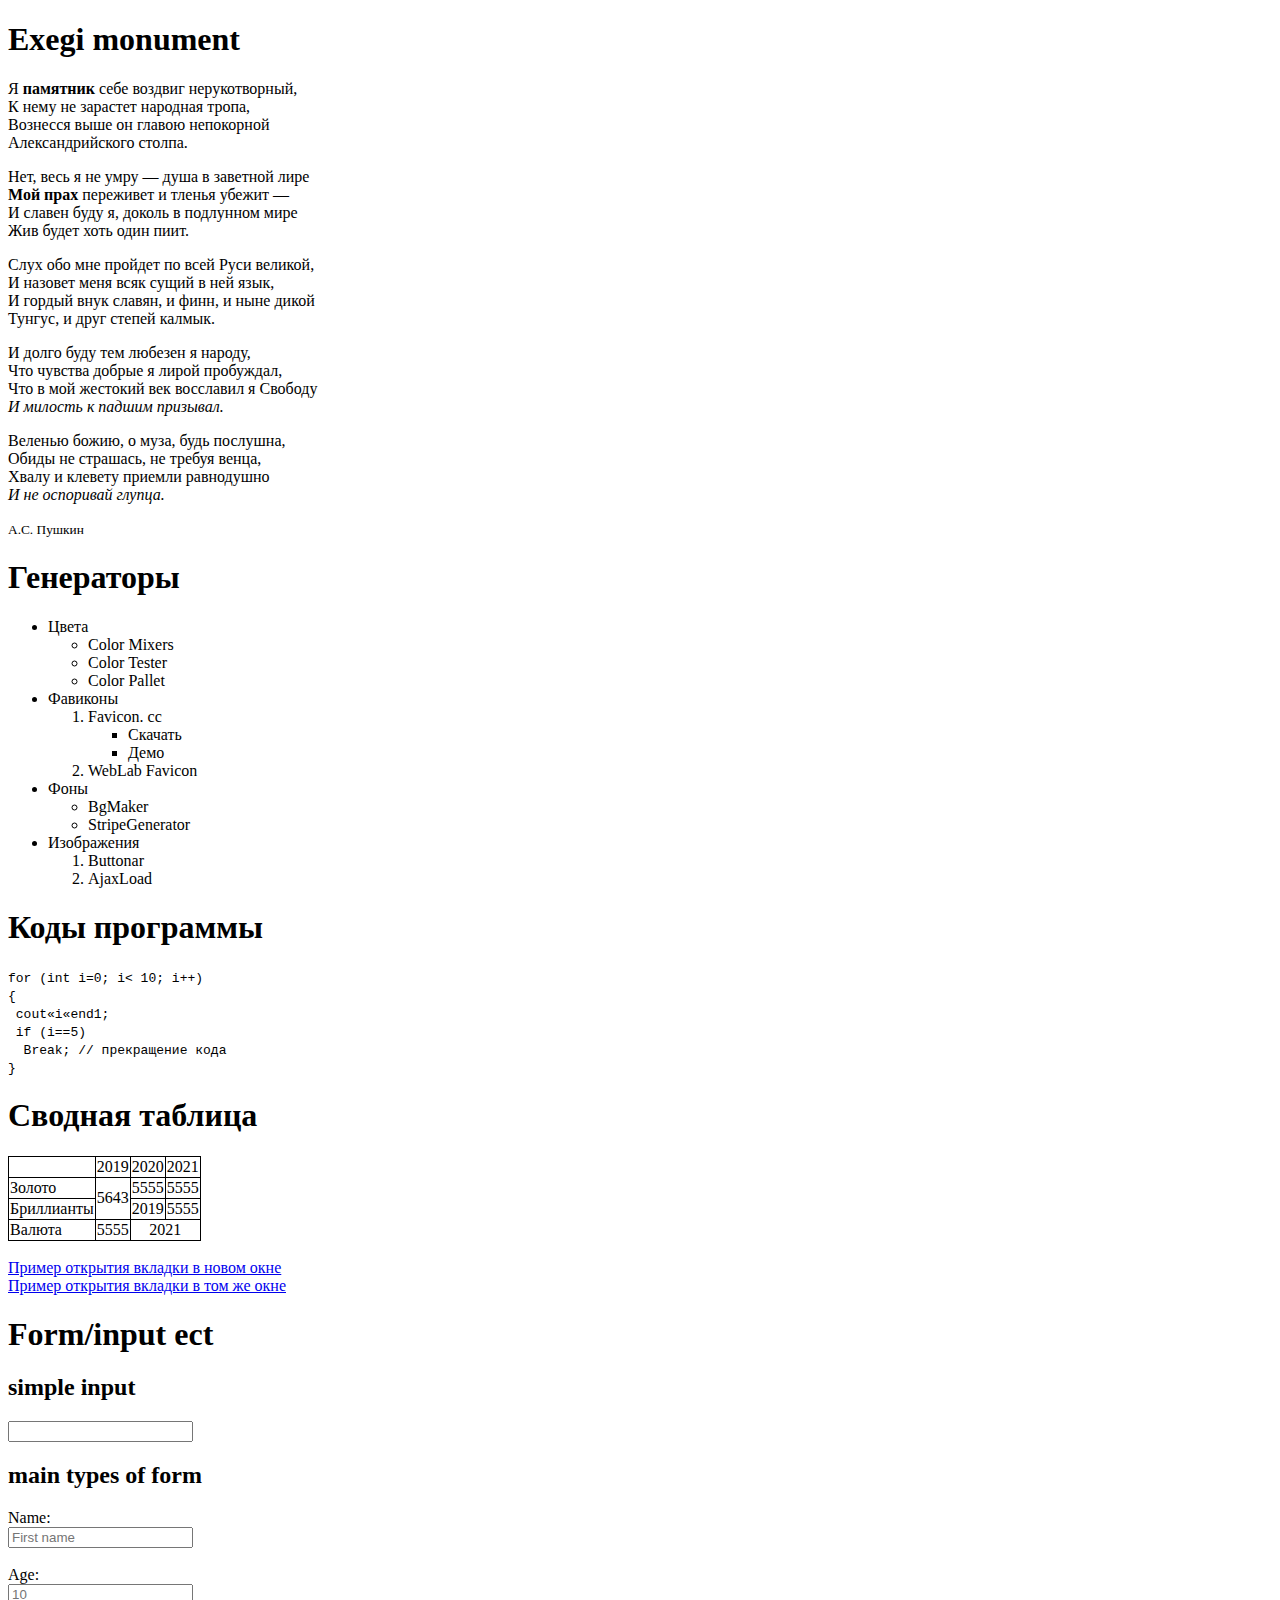
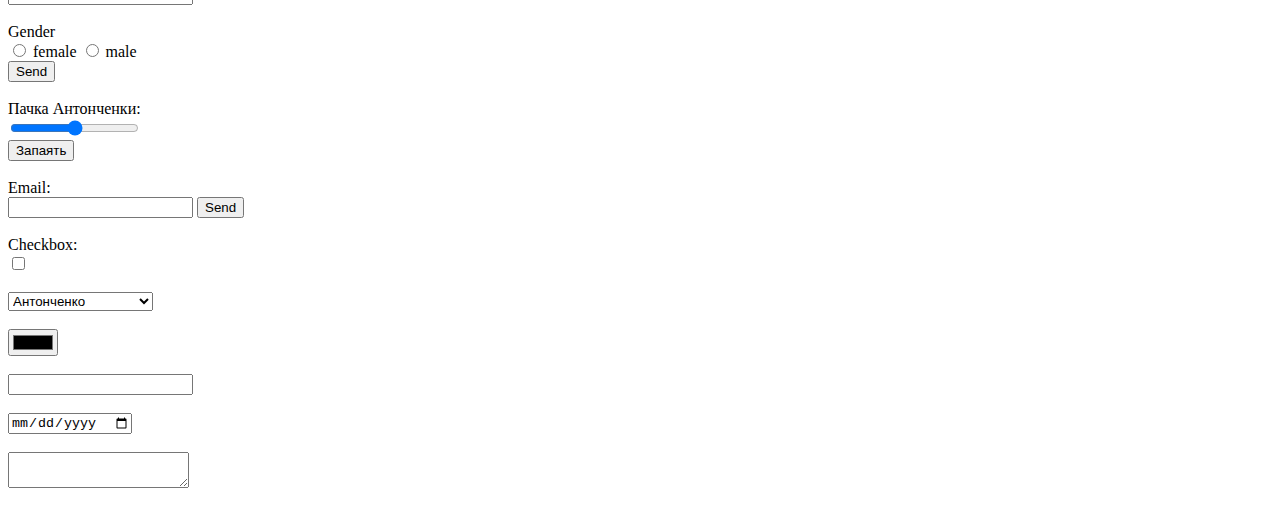
<file: First/index.html>
<!DOCTYPE html>
<html lang="en">
<head>
    <meta charset="UTF-8">
    <meta name="viewport" content="width=device-width, initial-scale=1.0">
    <title>Document</title>
</head>
<body>
    <div><h1>Exegi monument</h1>
        <p>Я <b>памятник</b> себе воздвиг нерукотворный,<br>
            К нему не зарастет народная тропа,<br>
            Вознесся выше он главою непокорной<br>
            Александрийского столпа.</p>
        <p>Нет, весь я не умру — душа в заветной лире<br>
            <b>Мой прах</b> переживет и тленья убежит —<br>
            И славен буду я, доколь в подлунном мире<br>
            Жив будет хоть один пиит.</p>
        <p>Слух обо мне пройдет по всей Руси великой,<br>
            И назовет меня всяк сущий в ней язык,<br>
            И гордый внук славян, и финн, и ныне дикой<br>
            Тунгус, и друг степей калмык.</p>
        <p>И долго буду тем любезен я народу,<br>
        Что чувства добрые я лирой пробуждал,<br>
        Что в мой жестокий век восславил я Свободу<br>
        <i>И милость к падшим призывал.</i></p>
        <p>Веленью божию, о муза, будь послушна,<br>
            Обиды не страшась, не требуя венца,<br>
            Хвалу и клевету приемли равнодушно<br>
            <i>И не оспоривай глупца.</i></p>
        <small>А.С. Пушкин</small></div>
    <div>
        <h1>Генераторы</h1>
        <ul>
            <li>Цвета</li>
            <ul>
                <li>Color Mixers</li>
                <li>Color Tester</li>
                <li>Color Pallet</li>
            </ul>
            <li>Фавиконы</li>
            <ol>
                <li>Favicon. cc</li>
                <ul>
                    <li>Скачать</li>
                    <li>Демо</li>
                </ul>
                <li>WebLab Favicon</li>
            </ol>
            <li>Фоны</li>
            <ul>
                <li>BgMaker</li>
                <li>StripeGenerator</li>
            </ul>
            <li>Изображения</li>
            <ol>
                <li>Buttonar</li>
                <li>AjaxLoad</li>
            </ol>
        </ul>
    </div>
    <div>
        <h1>Коды программы</h1>
        <p><code>for (int i=0; i< 10; i++) <br> 
        {<br>
        &nbsp;cout&laquo;i&laquo;end1; <br>
        &nbsp;if (i==5) <br>
        &nbsp;&nbsp;Break; // прекращение кода <br>
        }</code> 
        </p>
    </div>
    <div>
        <h1>Сводная таблица</h1>
        <table style="border-collapse: collapse;">
            <tr>
                <td style="border: 1px solid black;"></td>
                <td style="border: 1px solid black;">2019</td>
                <td style="border: 1px solid black;">2020</td>
                <td style="border: 1px solid black;">2021</td>
            </tr>
            <tr>
                <td style="border: 1px solid black;">Золото</td>
                <td rowspan="2" style="border: 1px solid black;">5643</td>
                <td style="border: 1px solid black;">5555</td>
                <td style="border: 1px solid black;">5555</td>
            </tr>
            <tr>
                <td style="border: 1px solid black;">Бриллианты</td>
                <td style="border: 1px solid black;">2019</td>
                <td style="border: 1px solid black;">5555</td>
            </tr>
            <tr>
                <td style="border: 1px solid black;">Валюта</td>
                <td style="border: 1px solid black;">5555</td>
                <td align="center" colspan="2" style="border: 1px solid black;">2021</td>
            </tr>
        </table>
    </div>
    <br>
    <div>
        <a href="https://www.example.com" target="_blank">Пример открытия вкладки в новом окне</a> <br>
        <a href="https://www.example.com" target="_self">Пример открытия вкладки в том же окне</a>
    </div>
    <div>
        <h1>Form/input ect</h1>
        <h2>simple input</h2>
        <form>
            <input type="text">
        </form>
        <h2>main types of form</h2>
        <form>
            <label for="name">Name:<br></label>
            <input type="text" id="name" placeholder="First name">
        </form><br>
        <form>
            <label for="name">Age:<br></label>
            <input type="text" id="name" placeholder="10">
        </form><br>
        <form>
            Gender<br>
            <input id="female" type="radio" name="question">
            <label for="female">female</label>
            <input id="male" type="radio" name="question">
            <label for="male">male</label><br>
            <button>Send</button>
        </form><br>
        <form>
            Пачка Антонченки:<br>
            <input type="range"><br>
            <button>Запаять</button>
        </form><br>
        <form>
            Email:<br>
            <input type="email">
            <button>Send</button>
        </form><br>
        <form>
            Checkbox:<br>
            <input type="checkbox">
        </form><br>
        <form>
            <select>
                <option>Антонченко</option>
                <option>Морда</option>
                <option>Пачку не закрывает</option>
            </select>
        </form><br>
        <form>
            <input type="color">
        </form><br>
        <form>
            <input type="password">
        </form><br>
        <form>
            <input type="date">
        </form><br>
        <form>
            <textarea></textarea>
        </form><br>
    </div>
</body>
</html>
</file>
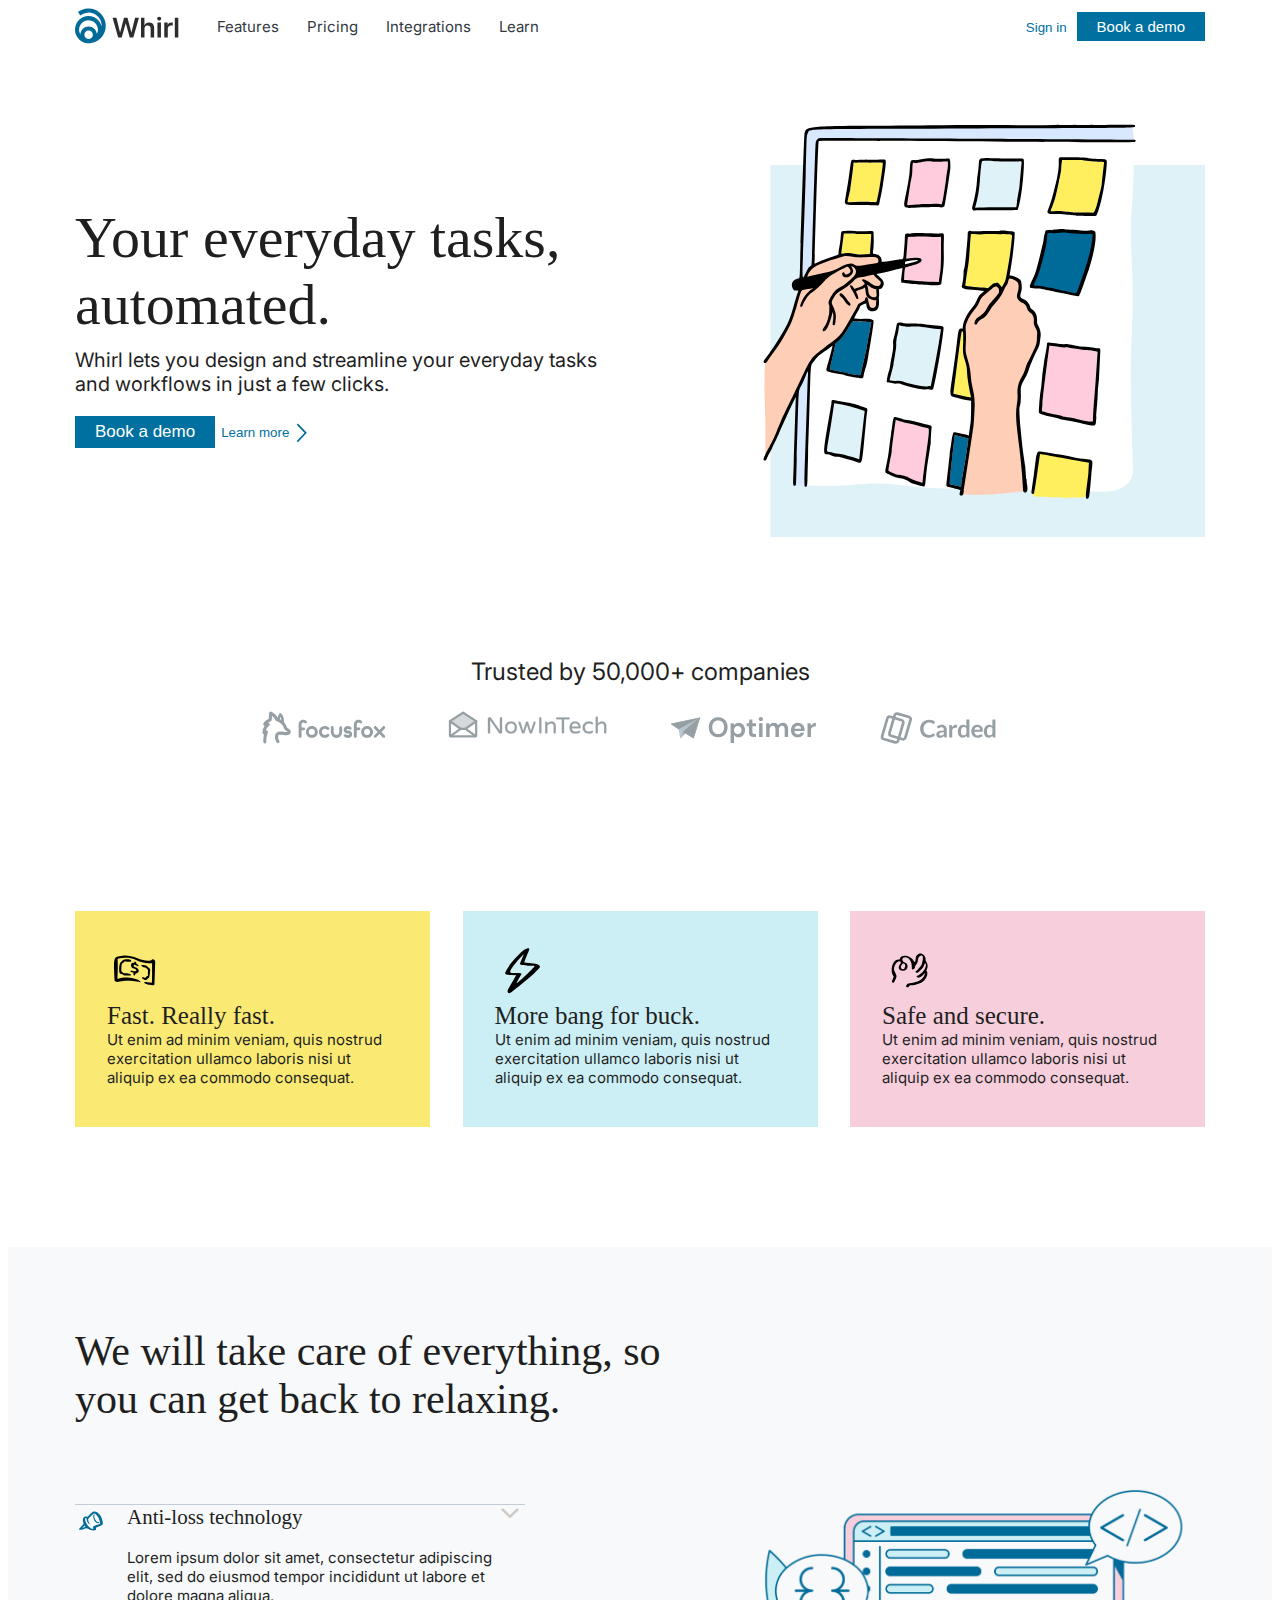
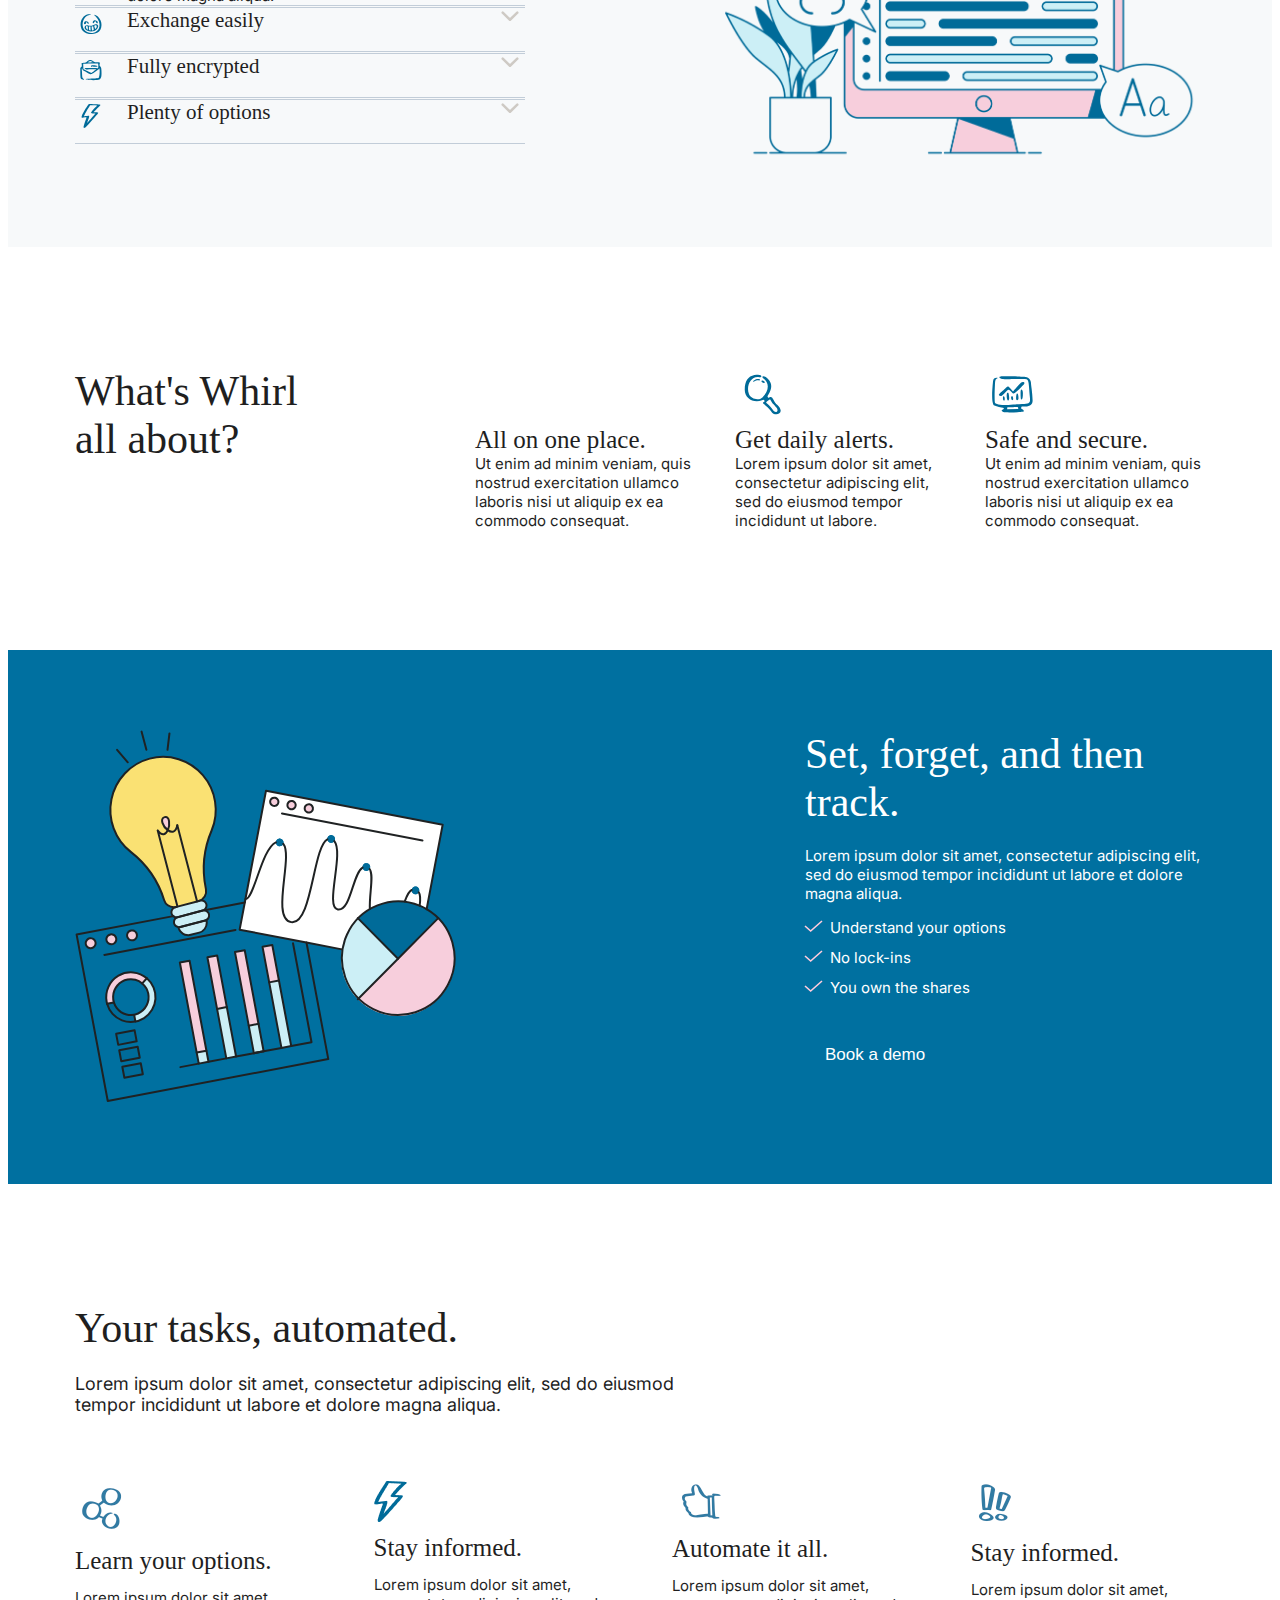
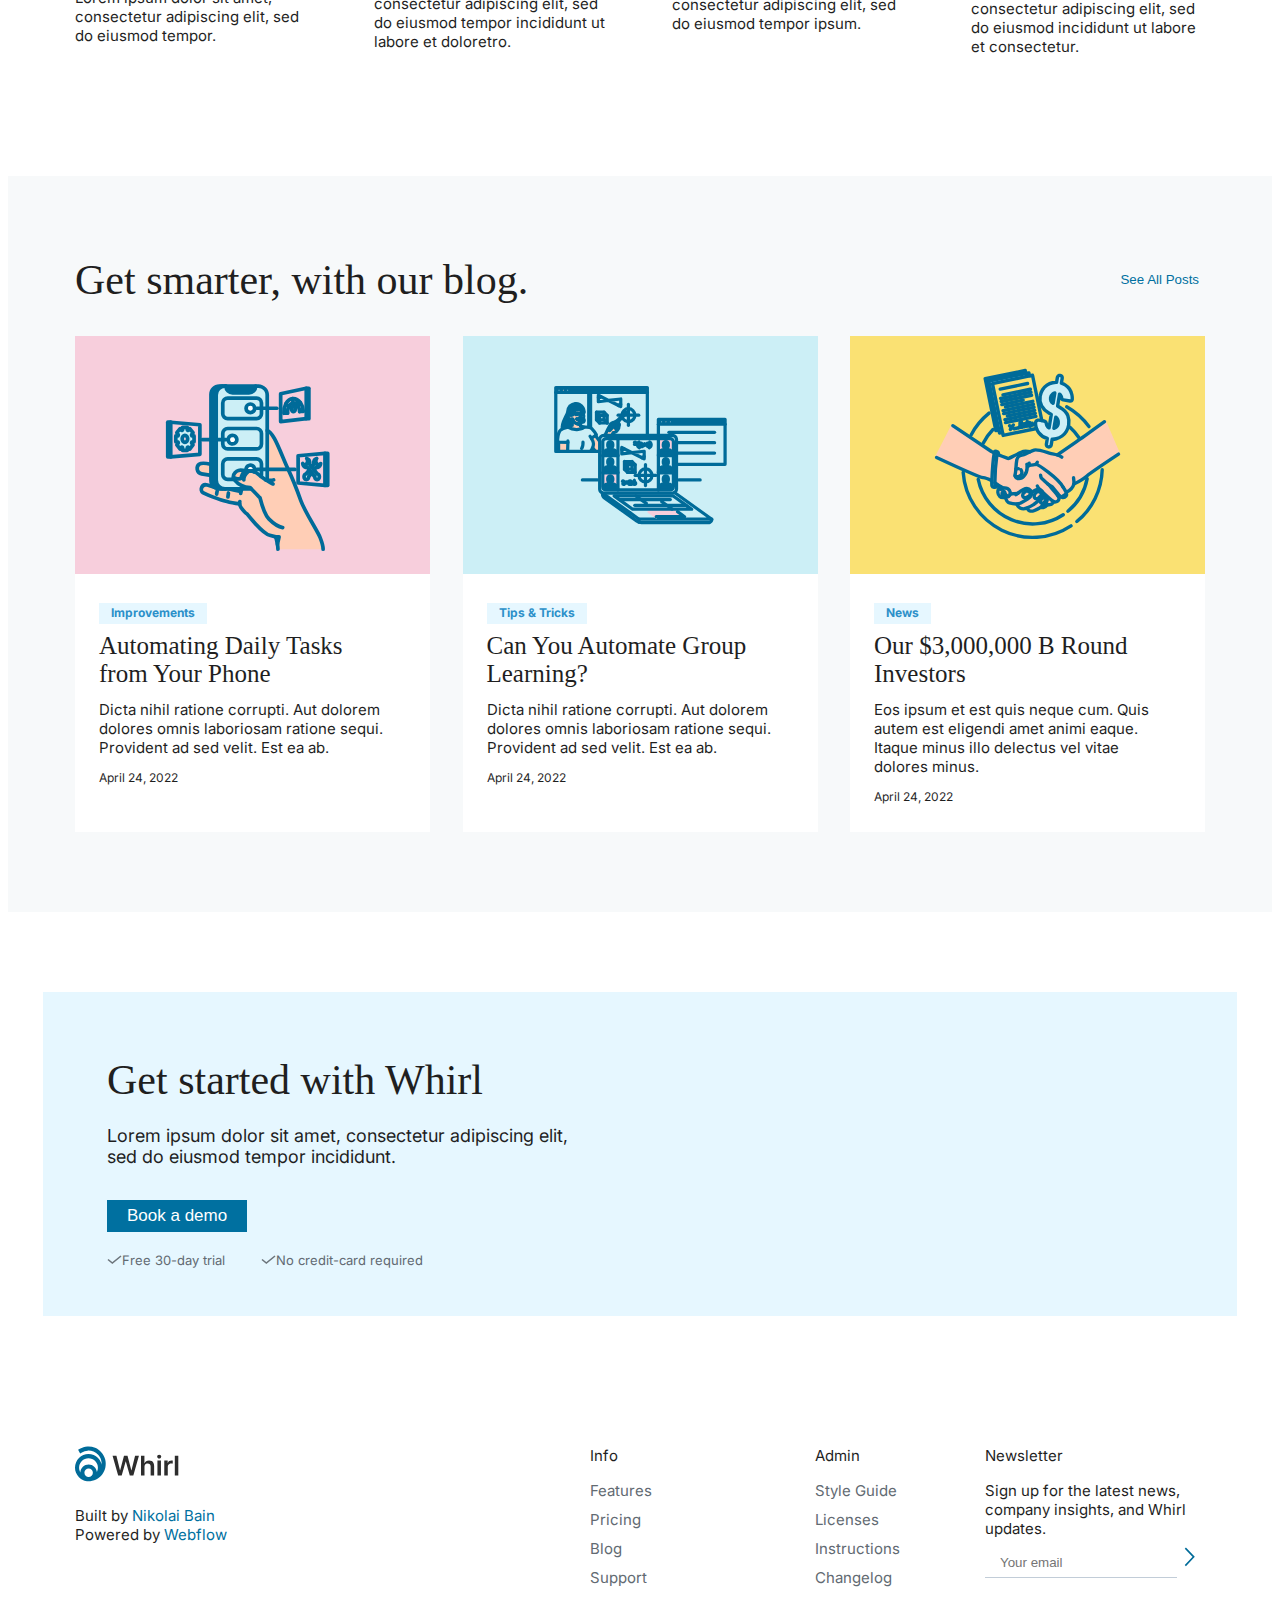
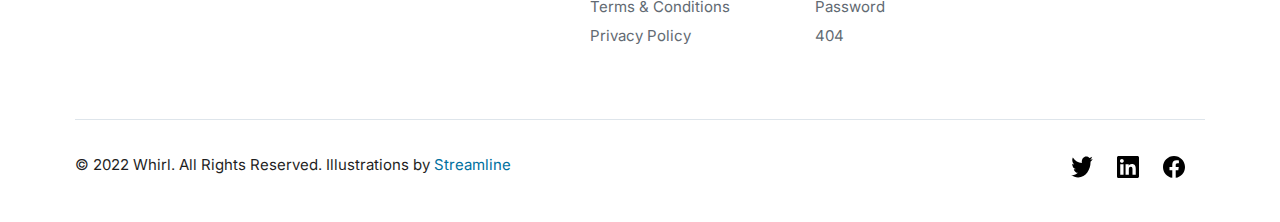
<file: Whirl/index.html>
<!DOCTYPE html>
<html lang="en">
<head>
    <meta charset="UTF-8">
    <meta name="viewport" content="width=device-width, initial-scale=1.0">
    <title>Document</title>
    <link rel="stylesheet" href="style.css">
    <link rel="preconnect" href="https://fonts.googleapis.com">
    <link rel="preconnect" href="https://fonts.gstatic.com" crossorigin>
    <link href="https://fonts.googleapis.com/css2?family=Inter:ital,opsz,wght@0,14..32,100..900;1,14..32,100..900&display=swap" rel="stylesheet">
</head>
<body>
    <header class="container">
        <div class="left-flex">
            <img class="logo" src="assets/logo.svg" alt="Logo">
            <nav class="nav-flex">
                <a href="#features">Features</a>
                <a href="#pricing">Pricing</a>
                <a href="#integrations">Integrations</a>
                <a href="#learn">Learn</a>    
            </nav>
        </div>
        <div>
            <button class="sing-in">Sign in</button>
            <button class="demo">Book a demo</button>
        </div>
    </header>
    <main>
        <section class="main-info container" id="features">
            <div class="main-info-left">
                <h1>
                    Your everyday tasks, automated.
                </h1>
                <p class="main-info-text">
                    Whirl lets you design and 
                    streamline your everyday tasks and 
                    workflows in just a few clicks.
                </p>
                <div class="main-info-buttons">
                    <button class="demo">Book a demo</button>
                    <button class="sing-in">Learn more</button>
                    <img src="assets/arrow.svg">
                </div>
            </div>
            <img src="assets/IMAGE.svg">
        </section>

        <section class="companies container" id="pricing">
            <p class="companies-text">Trusted by 50,000+ companies</p>
            <ul class="companies-list">
                <li><img src="assets/1.svg"></li>
                <li><img src="assets/IMAGE (1).svg"></li>
                <li><img src="assets/IMAGE (2).svg"></li>
                <li><img src="assets/IMAGE (3).svg"></li>
            </ul>
        </section>

        <section class="features container" id="integrations">
            <div class="features-fast">
                <img src="assets/fast.svg">
                <h2>Fast. Really fast.</h2>
                <p>
                    Ut enim ad minim veniam, quis 
                    nostrud exercitation ullamco laboris 
                    nisi ut aliquip ex ea commodo consequat.
                </p>
            </div>
            <div class="features-buck">
                <img src="assets/buck.svg">
                <h2>More bang for buck.</h2>
                <p>
                    Ut enim ad minim veniam, quis 
                    nostrud exercitation ullamco laboris 
                    nisi ut aliquip ex ea commodo consequat.
                </p>
            </div>
            <div class="features-safe">
                <img src="assets/safe.svg">
                <h2>Safe and secure.</h2>
                <p>
                    Ut enim ad minim veniam, quis 
                    nostrud exercitation ullamco laboris 
                    nisi ut aliquip ex ea commodo consequat.
                </p>
            </div>
        </section>

        <section class="care" id="learn">
            <div class="container">
                <h4 class="care-title">
                    We will take care of everything,
                    so you can get back to relaxing.
                </h4>
                <div class="care-block">
                    <div class="care-block-list">
                        <div class="care-block-item">
                            <div class="care-block-item-left">
                                <img src="assets/pin.svg">
                                <div class="care-block-item-text">
                                    <h3>
                                        Anti-loss technology
                                    </h3>
                                    <p>
                                        Lorem ipsum dolor sit amet, 
                                        consectetur adipiscing elit, 
                                        sed do eiusmod tempor incididunt 
                                        ut labore et dolore magna aliqua.
                                    </p>
                                </div>
                            </div>
                            <button><img src="assets/arrow-down.svg"></button>
                        </div>
                        <div class="care-block-item">
                            <div  class="care-block-item-left">
                                <img src="assets/smile.svg">
                                <div class="care-block-item-text">
                                    <h3>
                                        Exchange easily
                                    </h3>
                                </div>
                            </div>
                            <button><img src="assets/arrow-down.svg"></button>
                        </div>
                        <div class="care-block-item">
                            <div class="care-block-item-left">
                                <img src="assets/mail.svg">
                                <div class="care-block-item-text">
                                    <h3>
                                        Fully encrypted
                                    </h3>
                                </div>
                            </div>
                            <button><img src="assets/arrow-down.svg"></button>
                        </div>
                        <div class="care-block-item">
                            <div class="care-block-item-left">
                                <img src="assets/lightning.svg">
                                <div class="care-block-item-text">
                                    <h3>
                                        Plenty of options
                                    </h3>
                                </div>
                            </div>
                            <button><img src="assets/arrow-down.svg"></button>
                        </div>
                    </div>
                    <img class = "care-block-img "src="assets/comp.png">
                </div>
            </div>
        </section>

        <section class="about container">
            <h4 class="about-title">What's Whirl all about?</h4>
        <div class="about-block">
            <div class="about-block-item">
                <h2>All on one place.</h2>
                <p>Ut enim ad minim veniam, quis nostrud exercitation ullamco laboris nisi ut aliquip ex ea commodo consequat.</p>
            </div>
            <div class="about-block-item">
                <img src="assets/loupe.svg" alt="Daily Alerts Icon">
                <h2>Get daily alerts.</h2>
                <p>Lorem ipsum dolor sit amet, consectetur adipiscing elit, sed do eiusmod tempor incididunt ut labore.</p>
            </div class="about-block-item">
            <div class="about-block-item">
                <img src="assets/graph.svg" alt="Secure Icon">
                <h2>Safe and secure.</h2>
                <p>Ut enim ad minim veniam, quis nostrud exercitation ullamco laboris nisi ut aliquip ex ea commodo consequat.</p>
            </div>
        </div>
        </section>
    
        <section class="track">
            <div class="container track-block">
            <img src="assets\track.svg">
            <div class="track-block-info">
            <h4>Set, forget, and then track.</h4>
            <p>Lorem ipsum dolor sit amet, consectetur adipiscing elit, sed do eiusmod tempor incididunt ut labore et dolore magna aliqua.</p>
            <ul class="track-block-list">
                <li>Understand your options</li>
                <li>No lock-ins</li>
                <li>You own the shares</li>
            </ul>
            <button class="demo">Book a demo</button>
            </div>
            </div>
        </section>
    
        <section class="automated container">
            <h4 class="automated-title">Your tasks, automated.</h4>
            <p class="automated-text">Lorem ipsum dolor sit amet, consectetur adipiscing elit, sed do eiusmod tempor incididunt ut labore et dolore magna aliqua.</p>
        <div class="automated-block">
            <div class="automated-block-item">
                <img src="assets/aut_1.svg" alt="Options Icon">
                <h2>Learn your options.</h2>
                <p>Lorem ipsum dolor sit amet, consectetur adipiscing elit, sed do eiusmod tempor.</p>
            </div>
            <div class="automated-block-item">
                <img src="assets/aut_2.png" alt="Informed Icon">
                <h2>Stay informed.</h2>
                <p>Lorem ipsum dolor sit amet, consectetur adipiscing elit, sed do eiusmod tempor incididunt ut labore et doloretro.</p>
            </div>
            <div class="automated-block-item">
                <img src="assets/aut_3.svg" alt="Automate Icon">
                <h2>Automate it all.</h2>
                <p>Lorem ipsum dolor sit amet, consectetur adipiscing elit, sed do eiusmod tempor ipsum.</p>
            </div>
            <div class="automated-block-item">
                <img src="assets/aut_4.svg" alt="Secure Icon">
                <h2>Stay informed.</h2>
                <p>Lorem ipsum dolor sit amet, consectetur adipiscing elit, sed do eiusmod incididunt ut labore et consectetur.</p>
            </div>
        </div>
        </section>
    
        <section class="blog">
            <div class="container">
            <div class="blog-info">
                <h4>Get smarter, with our blog.</h4>
                <button class="sing-in">See All Posts</button>
            </div>
        <div class="blog-block">
            <div class="blog-block-item">
                <img src="assets/smart_1.svg" alt="Automating Daily Tasks">
                <div class="blog-block-item-info"> 
                    <h5>Improvements</h5>
                    <h2>Automating Daily Tasks from Your Phone</h2>
                    <p>Dicta nihil ratione corrupti. Aut dolorem dolores omnis laboriosam ratione sequi. Provident ad sed velit. Est ea ab.</p>
                    <p class="blog-date">April 24, 2022</p>
                </div>
            </div>
            <div class="blog-block-item">
                <img src="assets/smart_2.svg" alt="Can You Automate Group Learning?">
                <div class="blog-block-item-info">
                    <h5>Tips & Tricks</h5>
                    <h2>Can You Automate Group Learning?</h2>
                    <p>Dicta nihil ratione corrupti. Aut dolorem dolores omnis laboriosam ratione sequi. Provident ad sed velit. Est ea ab.</p>
                    <p class="blog-date">April 24, 2022</p>
                </div>
            </div>
            <div class="blog-block-item">
                <img src="assets/smart_3.svg" alt="Our $3,000,000 B Round Investors">
                <div class="blog-block-item-info">
                <h5>News</h5>
                <h2>Our $3,000,000 B Round Investors</h2>
                <p>Eos ipsum et est quis neque cum. Quis autem est eligendi amet animi eaque. Itaque minus illo delectus vel vitae dolores minus.</p>
                <p class="blog-date">April 24, 2022</p>
                </div>
            </div>
        </div>
    </div>
        </section>
    
        <section class="start container">
            <h4>Get started with Whirl</h4>
            <p class="start-text">Lorem ipsum dolor sit amet, consectetur adipiscing elit, sed do eiusmod tempor incididunt.</p>
            <button class="demo">Book a demo</button>
            <div class="start-items">
                <p>Free 30-day trial</p>
                <p>No credit-card required</p>
            </div>
        </section>
    </main>

        <footer class="container footer">
            <div class="footer-up">
                <div class="footer-logo">
                    <img src="assets/logo.svg"> 
                    <p>Built by <a href="#" class="footer-logo-links">Nikolai Bain</a></p>
                    <p>Powered by <a href="#" class="footer-logo-links">Webflow</a></p>
                </div>
                <nav class="footer-nav">
                    <h6>Info</h6>
                    <a href="#">Features</a>
                    <a href="#">Pricing</a>
                    <a href="#">Blog</a>
                    <a href="#">Support</a>
                    <a href="#">Terms & Conditions</a>
                    <a href="#">Privacy Policy</a>
                </nav>
                <nav class="footer-nav">
                    <h6>Admin</h6>
                    <a href="#">Style Guide</a>
                    <a href="#">Licenses</a>
                    <a href="#">Instructions</a>
                    <a href="#">Changelog</a>
                    <a href="#">Password</a>
                    <a href="#">404</a>
                </nav>
                <div class="footer-news">
                    <h6>Newsletter</h6>
                    <p>Sign up for the latest news, company insights, and Whirl updates.</p>
                    <input type="email" placeholder="Your email"><button></button>
                </div>
            </div>

            <div class="footer-down">
                <p>© 2022 Whirl. All Rights Reserved. Illustrations by <a href="#" class="footer-logo-links">Streamline</a></p>
                <div class="footer-social">
                    <a href="https://x.com/" target="_blank"><img src="assets/Twitter.svg"></a>
                    <a href="https://ru.linkedin.com/" target="_blank"><img src="assets/in.svg"></a>
                    <a href="https://www.facebook.com/?locale=ru_RU" target="_blank"><img src="assets/Facebook.svg"></a>
                </div>
            </div>
        </footer>    
</body>
</html>
</file>
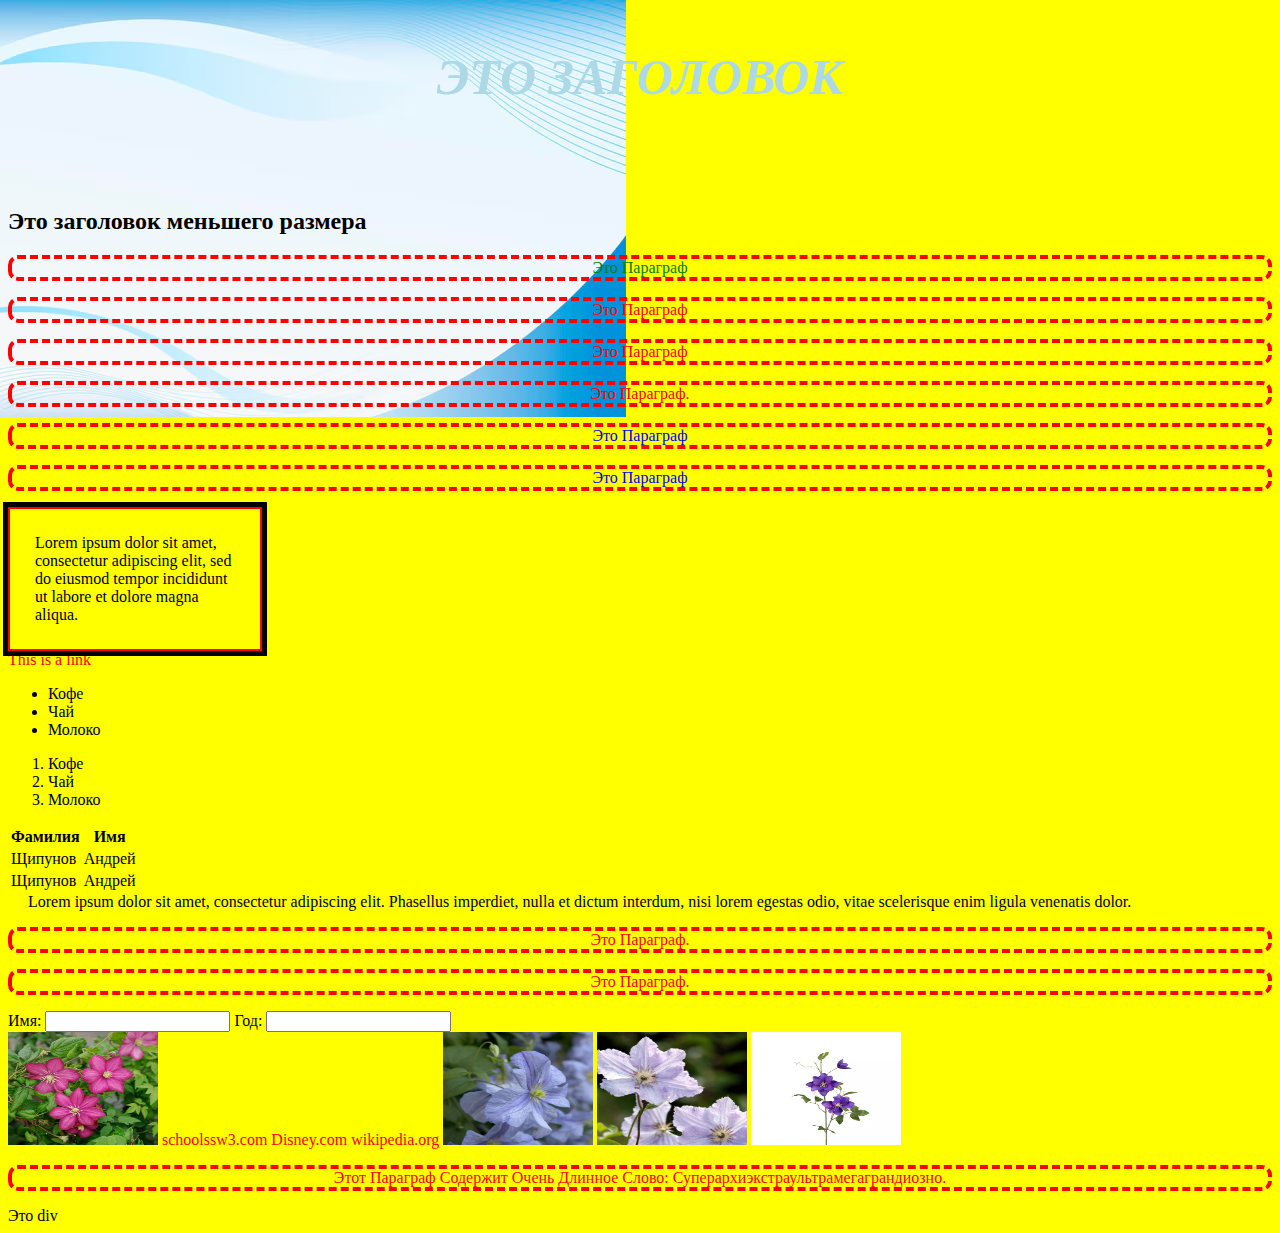
<file: Second/css-base/index.html>
<!DOCTYPE html>
<html lang="en">
<head>
    <meta charset="UTF-8">
    <meta name="viewport" content="width=device-width, initial-scale=1.0">
    <title>Document</title>
    <link rel="stylesheet" href="style.css">
</head>
<body>
    <h1 class="myheader highlight" id="mytitle">Это заголовок</h1>
    <h2>Это заголовок меньшего размера</h2>
    <p id="para1">Это параграф</p>
    <p id="myintro">Это параграф</p>
    <p>Это параграф</p>
    <p class="highlight">Это параграф.</p>
    <p class="colortext">Это параграф</p>
    <p class="colortext">Это параграф</p>
    <div class="text">
        Lorem ipsum dolor sit amet,
        consectetur adipiscing elit,
        sed do eiusmod tempor incididunt
        ut labore et dolore magna aliqua.
    </div>
    <a href="http://google.com">This is a link</a>
    <ul>
        <li>Кофе</li>
        <li>Чай</li>
        <li>Молоко</li>
    </ul>
    <ol>
        <li>Кофе</li>
        <li>Чай</li>
        <li>Молоко</li>
    </ol>
    <table>
        <tr>
            <th>Фамилия</th>
            <th>Имя</th>
        </tr>
        <tr>
            <td>Щипунов</td>
            <td>Андрей</td>
        </tr>
        <tr>
            <td>Щипунов</td>
            <td>Андрей</td>
        </tr>
    </table>
    <div class="intro">
        Lorem ipsum dolor sit amet,
        consectetur adipiscing elit.
        Phasellus imperdiet, nulla et dictum interdum,
        nisi lorem egestas odio,
        vitae scelerisque enim ligula venenatis dolor.
    </div>
    <div>
        <p>Это параграф.</p>
        <p>Это параграф.</p>
    </div>
    <form>
        Имя:
        <input type="text" name="fname">
        Год:
        <input type="text" name="age">
    </form>
    <img src="assets/klematis.jpg" width="150" height="113">
    <a href="https://schoolssw3.com">schoolssw3.com</a>
    <a href="http://disney.com" target="_blank">Disney.com</a>
    <a href="http://wikipedia.org" target="_top">wikipedia.org</a>
    <img src="assets/klematis1.webp" title="blue flower" width="150" height="113">
    <img src="assets/klematis2.jpg" title="violet flower" width="150" height="113">
    <img src="assets/klematis3.webp" title="two blue flowers" width="150" height="113">  
    <div class="gradient"></div>
    <p>
        Этот параграф содержит очень длинное слово: суперархиэкстраультрамегаграндиозно.
    </p>
    <div class="transform">Это div</div>
</body>
</html>
</file>
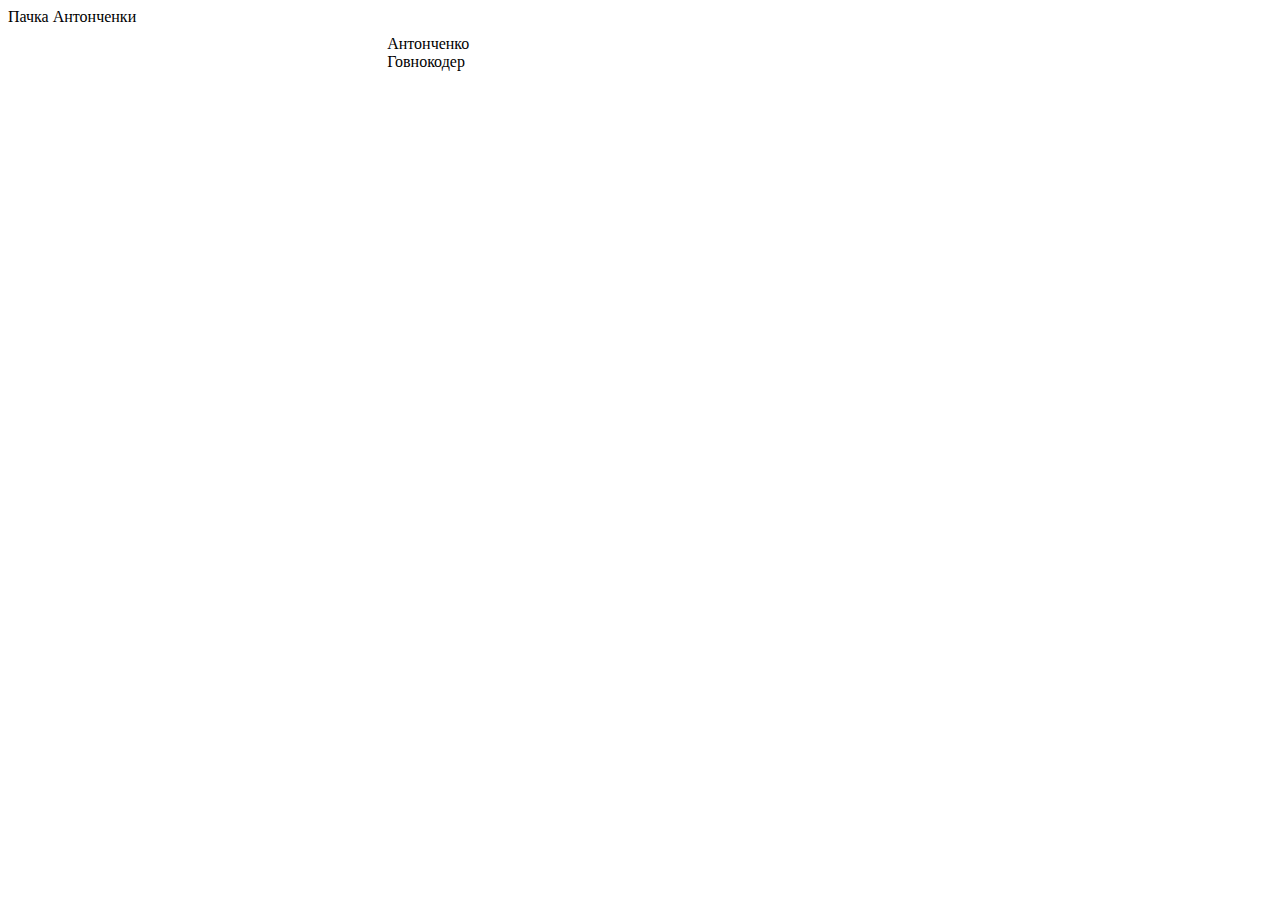
<file: Third/css-base-2-19/index.html>
<!DOCTYPE html>
<html lang="en">
<head>
    <meta charset="UTF-8">
    <meta name="viewport" content="width=device-width, initial-scale=1.0">
    <title>Document</title>
    <!-- <link rel="stylesheet" href="style-done.css"> -->
    <link rel="stylesheet" href="flex.css">
</head>
<body>
    <div class="Pachka">
        <div class="Ant">
            <div>Антонченко</div>
            <div>Говнокодер</div>
        </div>
        <div>Пачка Антонченки</div>
    </div>
    <!-- <h1 class="myheader highlight" id="mytitle">Это заголовок</h1>
    <h2>Это заголовок меньшего размера</h2>
    <p id="para1">Это параграф</p>
    <p id="myintro">Это параграф</p>
    <p>Это параграф</p>
    <p class="highlight">Это параграф.</p>
    <p class="colortext">Это параграф</p>
    <p class="colortext">Это параграф</p>
    <div class="text">
        Lorem ipsum dolor sit amet,
        consectetur adipiscing elit,
        sed do eiusmod tempor incididunt
        ut labore et dolore magna aliqua.
    </div>
    <a href="http://sw3schools.com">This is a link</a>
    <ul>
        <li>Кофе</li>
        <li>Чай</li>
        <li>Молоко</li>
    </ul>
    <ol>
        <li>Кофе</li>
        <li>Чай</li>
        <li>Молоко</li>
    </ol>
    <table>
        <tr>
            <th>Фамилия</th>
            <th>Имя</th>
        </tr>
        <tr>
            <td>Щипунов</td>
            <td>Андрей</td>
        </tr>
        <tr>
            <td>Щипунов</td>
            <td>Андрей</td>
        </tr>
    </table>
    <div class="intro">
        Lorem ipsum dolor sit amet,
        consectetur adipiscing elit.
        Phasellus imperdiet, nulla et dictum interdum,
        nisi lorem egestas odio,
        vitae scelerisque enim ligula venenatis dolor.
    </div>
    <div>
        <p>Это параграф.</p>
        <p>Это параграф.</p>
        <p>Это <strong>параграф</strong></p>
    </div>
    <form>
        Имя:
        <input type="text" name="fname">
        Год:
        <input type="text" name="age">
    </form>
    <img src="assets/klematis.jpg" width="150" height="113">
    <a href="https://schoolssw3.com">schoolssw3.com</a>
    <a href="http://disney.com" target="_blank">Disney.com</a>
    <a href="http://wikipedia.org" target="_top">wikipedia.org</a>
    <img src="assets/klematis1.webp" title="blue flower" width="150" height="113">
    <img src="assets/klematis2.jpg" title="violet flower" width="150" height="113">
    <img src="assets/klematis3.webp" title="two blue flowers" width="150" height="113">  
    <div class="gradient"></div>
    <p>
        Этот параграф содержит очень длинное слово: суперархиэкстраультрамегаграндиозно.
    </p>
    <div class="transform">Это div</div> -->
</body>
</html>
</file>
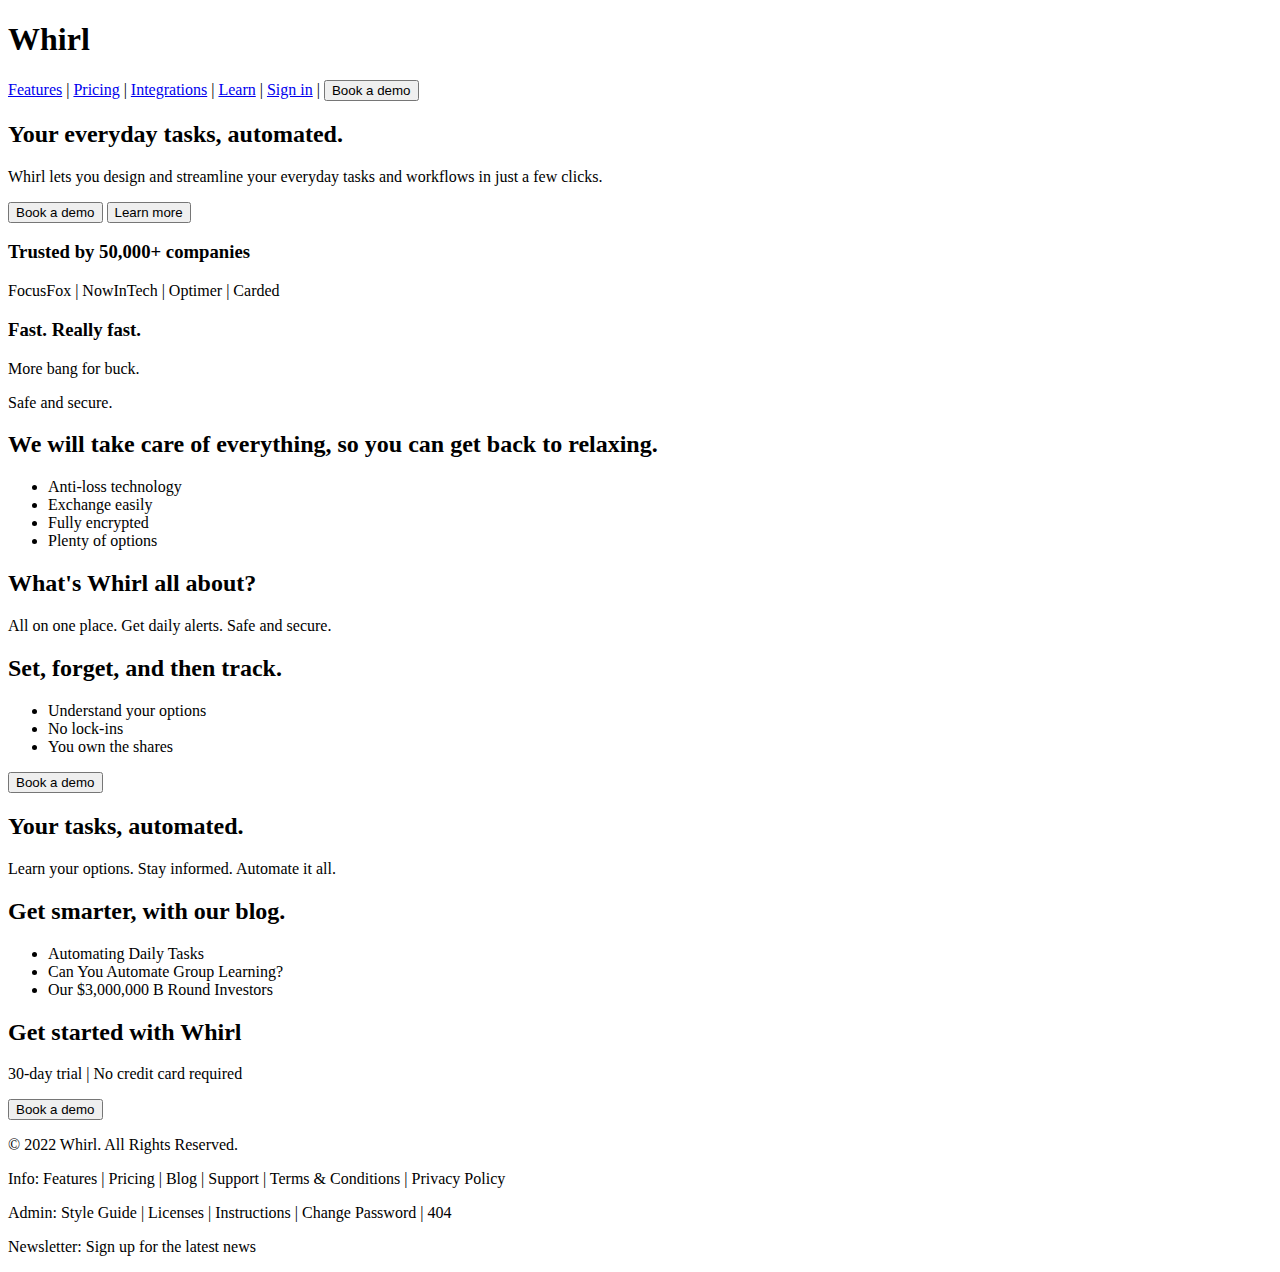
<file: 1.html>
<!DOCTYPE html>
<html lang="en">
<head>
    <meta charset="UTF-8">
    <meta name="viewport" content="width=device-width, initial-scale=1.0">
    <title>Whirl - Task Automation</title>
</head>
<body>
    <header>
        <h1>Whirl</h1>
        <nav>
            <a href="#">Features</a> |
            <a href="#">Pricing</a> |
            <a href="#">Integrations</a> |
            <a href="#">Learn</a> |
            <a href="#">Sign in</a> |
            <button>Book a demo</button>
        </nav>
    </header>
    
    <section>
        <h2>Your everyday tasks, automated.</h2>
        <p>Whirl lets you design and streamline your everyday tasks and workflows in just a few clicks.</p>
        <button>Book a demo</button>
        <button>Learn more</button>
    </section>
    
    <section>
        <h3>Trusted by 50,000+ companies</h3>
        <p>FocusFox | NowInTech | Optimer | Carded</p>
    </section>
    
    <section>
        <h3>Fast. Really fast.</h3>
        <p>More bang for buck.</p>
        <p>Safe and secure.</p>
    </section>
    
    <section>
        <h2>We will take care of everything, so you can get back to relaxing.</h2>
        <ul>
            <li>Anti-loss technology</li>
            <li>Exchange easily</li>
            <li>Fully encrypted</li>
            <li>Plenty of options</li>
        </ul>
    </section>
    
    <section>
        <h2>What's Whirl all about?</h2>
        <p>All on one place. Get daily alerts. Safe and secure.</p>
    </section>
    
    <section>
        <h2>Set, forget, and then track.</h2>
        <ul>
            <li>Understand your options</li>
            <li>No lock-ins</li>
            <li>You own the shares</li>
        </ul>
        <button>Book a demo</button>
    </section>
    
    <section>
        <h2>Your tasks, automated.</h2>
        <p>Learn your options. Stay informed. Automate it all.</p>
    </section>
    
    <section>
        <h2>Get smarter, with our blog.</h2>
        <ul>
            <li>Automating Daily Tasks</li>
            <li>Can You Automate Group Learning?</li>
            <li>Our $3,000,000 B Round Investors</li>
        </ul>
    </section>
    
    <section>
        <h2>Get started with Whirl</h2>
        <p>30-day trial | No credit card required</p>
        <button>Book a demo</button>
    </section>
    
    <footer>
        <p>&copy; 2022 Whirl. All Rights Reserved.</p>
        <p>Info: Features | Pricing | Blog | Support | Terms & Conditions | Privacy Policy</p>
        <p>Admin: Style Guide | Licenses | Instructions | Change Password | 404</p>
        <p>Newsletter: Sign up for the latest news</p>
    </footer>
</body>
</html>
</file>
<file: Whirl/style.css>
body {
    font-family: "Inter", sans-serif;
    font-size: 15px;
    color: #1F1F1F;
}
.container {
    max-width: 1130px;
    margin: 0 auto;
}
h1, h2, h3, h4, h5, h6, p{
    margin: 0;
}
header {
    display: flex;
    justify-content: space-between;
    align-items: center;
}
.left-flex {
    display: flex;
    align-items: center;
}
.logo {
    margin-right: 36px;
}
.nav-flex a {
    margin-right: 24px;
}
a {
    text-decoration: none;
    color: #33383F;
}
.sing-in {
    color: #0070A0;
    background: none;
    border: none;
}
.demo {
    color: #FFFFFF;
    background-color: #0070A0;
    padding: 6px 20px;
    border: none;
    font-size: 17px;
}
header .demo{
    font-size: 15px;
}
h1 {
    font-family: "Fraunces", serif;
    font-size: 58px;
    font-weight: 400;
    color: #1F1F1F;
}
.main-info-text {
    font-size: 20px;
    color: #1F1F1F;
    margin-top: 10px;
    margin-bottom: 20px;
}
.main-info-buttons {
    display: flex;
    align-items: center;
}
.main-info {
    display: flex;
    justify-content: space-between;
    align-items: center;
    margin: 70px auto 120px auto;
}
.main-info-left {
    width: 525px;
}
.companies-text {
    margin: 0 auto;
    width: fit-content;
    font-size: 24px;
    margin-bottom: 25px;
}
li {
    list-style-type: none;
}
.companies-list {
    display: flex;
    justify-content: center;
}
.companies-list li {
    margin-right: 62px;
}
.features {
    display: flex;
    justify-content: space-between;
    margin-top: 162px;
    margin-bottom: 120px;
}
.features div {
    padding: 32px 32px 40px 32px;
    width: 291px;
}
h2 {
    font-family: "Fraunces", serif;
    font-size: 25px;
    font-weight: 400;
}
.features-fast {
    background-color: #FAEA73;
}
.features-buck {
    background-color: #CCEFF6;
}
.features-safe {
     background-color: #F7CEDC;
}
.care {
    background-color: #F7F9FA;
    padding: 80px 0;
}
h4 {
    font-family: "Fraunces", serif;
    font-size: 42px;  
    font-weight: 400;
}
.care-title {
    width: 600px;
    margin: 0 auto 60px 0;
}
.care-block {
    display: flex;
    justify-content: space-between;
    align-items: center;
}
.care-block-item {
    display: flex;
    justify-content: space-between;
    align-items: start;
    border: 1px solid #C2CDD8;
    border-left-style: none;
    border-right-style: none;
    margin-bottom: 1px;
}
.care-block-item-left {
    display: flex;
    align-items: start;
}
.care-block-item-text {
    margin-left: 20px;
}
.care-block-item-text h3 {
    font-family: "Fraunces", serif;
    font-size: 21px;
    margin: 0 0 18px 0;
    font-weight: 400;
}
.care-block-list {
    width: 450px;
}
.care-block-item button{
    border: none;
    background: none;
}
.care-block-img{
    width: 480px;
}
.about-title{
    width: 260px;
    margin: 0;
}
.about{
    display: flex;
    justify-content: space-between;
    align-items: start;
    margin: 120px auto;
}
.about-block{
    display: flex;
    justify-content: space-between;
    align-items: end;
}
.about-block-item{
    width: 220px;
}
.about-block-item:nth-child(2){
    margin: 0 30px 0 40px;
}
.track{
    background-color: #0070A0;
    padding: 80px 0;
    color: white;
}
.track-block{
    display: flex;
    justify-content: space-between;
}
.track-block-info{
    width: 400px;
}
.track-block-info h4{
    margin: 0 0 20px 0;
}
.track-block-list{
    padding-left: 25px;
}
.track-block-list li{
    list-style-image: url(assets/mark.svg);
}
.track-block-list li:nth-child(2){
    margin: 11px 0;
}
.track-block-info button{
    margin-top: 27px;
}
.automated-title{
    margin: 120px 0 21px 0;
}
.automated-text{
    width: 640px;
    font-size: 18px;
}
.automated-block{
    display: flex;
    justify-content: space-between;
    align-items: start;
    margin: 65px 0 120px 0;
}
.automated-block-item{
    width: 234.5px;
}
.automated-block-item h2{
    margin: 7px 0 13px 0;
}
.blog{
    background-color: #F7F9FA;
    padding: 80px 0;
}
.blog-info{
    display: flex;
    justify-content: space-between;
    margin-bottom: 32px;
}
.blog-block{
    display: flex;
    justify-content: space-between;
}
.blog-block-item{
    width: 355px;
    background-color: #FFFFFF;
}
.blog-block-item-info{
    padding: 25px 0 28px 24px;
    width: 288px;
}
.blog-block-item-info h5{
    color: #2C90C9;
    background-color: #E6F7FF;
    padding: 2px 12px 4px 12px;
    font-size: 12px;
    width: fit-content;
}
.blog-block-item-info h2{
    margin: 8px 0 12px 0;
}
.blog-date{
    font-size: 12px;
    margin-top: 13px;
}
.start{
    background-color: #E6F7FF;
    padding: 64px 0 48px 64px;
    margin-top: 80px;
}
.start-text{
    font-size: 18px;
    margin: 21px 0 33px 0;
    width: 480px;
}
.start-items{
    display: flex;
    margin-top: 20px;
}
.start-items p{
    color: #626A72;
    font-size: 13px;
    margin-right: 36px;
}
.start-items p::before{
    content: url(assets/last_mark.svg);
}
.footer-up{
    margin: 130px 0 64px 0;
    display: flex;
    justify-content: space-between;
}
.footer-logo{
    width: 430px;
}
.footer-logo-links{
    color: #0070A0;
}
.footer-logo p{
    margin: 0;
}
.footer-logo img{
    margin-bottom: 19px;
}
.footer-nav a{
    display: block;
    color: #626A72;
    margin-bottom: 10px;
}
h6{
    margin-bottom: 16px;
    font-size: 15px;
    font-weight: 400;
}
.footer-news{
    width: 220px;
}
.footer-news input{
    border: none;
    outline: none;
    border-bottom: 1px solid #C2CDD8;
    padding: 17px 0 7px 15px;
}
.footer-news button::after{
    content: url(assets/arrow.svg);
}
.footer-news button{
    border: none;
    background: none;
}
.footer-down{
    padding: 35px 0 32px 0;
    border-top: 1px solid #DEE5EB;
    display: flex;
    justify-content: space-between;
}
.footer-social a{
    margin-right: 20px;
}
</file>
<file: Second/css-base/style.css>
p{
    color: red;
    border: 4px red dashed;
    border-left-style: solid;
    border-radius: 10px;
    text-align: center;
    text-transform: capitalize;
}

#para1{
    color: green;
}

.colortext{
    color: blue;
}

body{
    background-color: yellow; 
    background-image:url("assets/background.avif");
    background-repeat: no-repeat;
    background-attachment:fixed
}

h1{
    color: lightblue;
    margin: 40px 20px 40px 20px;
    margin-top: 30px;
    margin: 30px;
    padding: 40px 10px 40px 10px;
    width: 50%;
    height: 100px;
    margin: auto;
    width: fit-content;
    text-transform:uppercase;
    font-family:"Verdana";
    font-style:italic;
    font-size: 50px;
    font-weight: bold;
}

.text{
    width: 200px;
    border: 2px red solid;
    padding: 25px;
    outline: 5px solid black;
}

a{
    text-decoration: none;
    color:red;
    
}

a:hover{
    color: black;
    text-decoration: underline;
}

a:visited{
    color: green;
}

.intro{
    text-indent: 20px;
}
</file>
<file: Third/css-base-2-19/style-done.css>
p {
    color: red;
    border: 4px dotted red;
    border-style: dotted;
    border-width: 4px;
    border-color: red;
    border-left-style: solid;
    border-radius: 5px;
    text-align: center;
    text-transform: capitalize;
    font-weight: bold;
    background-color: rgb(0, 255, 213);
}
#para1 {
    color: green;
    position: absolute;
    top: 50px;
    z-index: 1;
}
.colortext {
    color: blue;
}
body {
    background-color: yellow;
    background-image: url(assets/background.avif);
    background-repeat: repeat-y;
    background-repeat: no-repeat;
    background-position: top right;
    background-attachment: fixed;
}
h1 {
    background-color: lightblue;
    margin-left: 20px;
    margin: 20px 40px;
    margin: auto;
    padding: 30px;
    padding: 40px 10px;
    height: 100px;
    width: 50%;
    text-transform: uppercase;
    font-family: Verdana;
    font-style: italic;
    font-size: 50px;
    /* visibility: hidden;
    display: none; */
    position: absolute;
    top: 50px;
    left: 10px;
    z-index: -2;
}
h2 {
    position: absolute;
    top: 50 px;
    background-color: bisque;
}
.text {
    width: 200px;
    border: 2px solid red;
    padding: 25px;
    margin-left: 25px;
    outline: 5px solid black;
}
a {
    text-decoration: none;
    color: red;
}
a:hover {
    color: black;
    text-decoration: underline;
}
a:visited {
    color: green;
}
.intro {
    text-indent: 20px;
}
ul {
    list-style-type: square;
    list-style-image: url(assets/klematis.jpg);
    list-style-type: none;
    list-style-image: none;
    display: inline; 
}
ol {
    list-style-type: upper-roman;
    display: inline; 
}
table, td, th  {
    border: 2px green solid;
    border-collapse: collapse;
}
td {
    text-align: right;
}
th {
    padding: 15px;
    background-color: lightblue;
}
strong {
    display: block;
}
</file>
<file: Third/css-base-2-19/flex.css>
.Pachka {
    display: grid;
    grid-template-columns: 30% 20% 50%;
    grid-template-rows: 50% 50%;
}
.Ant {
    grid-column-start: 2;
    grid-row-start: 2;
    grid-column-end: 2;
}
</file>
